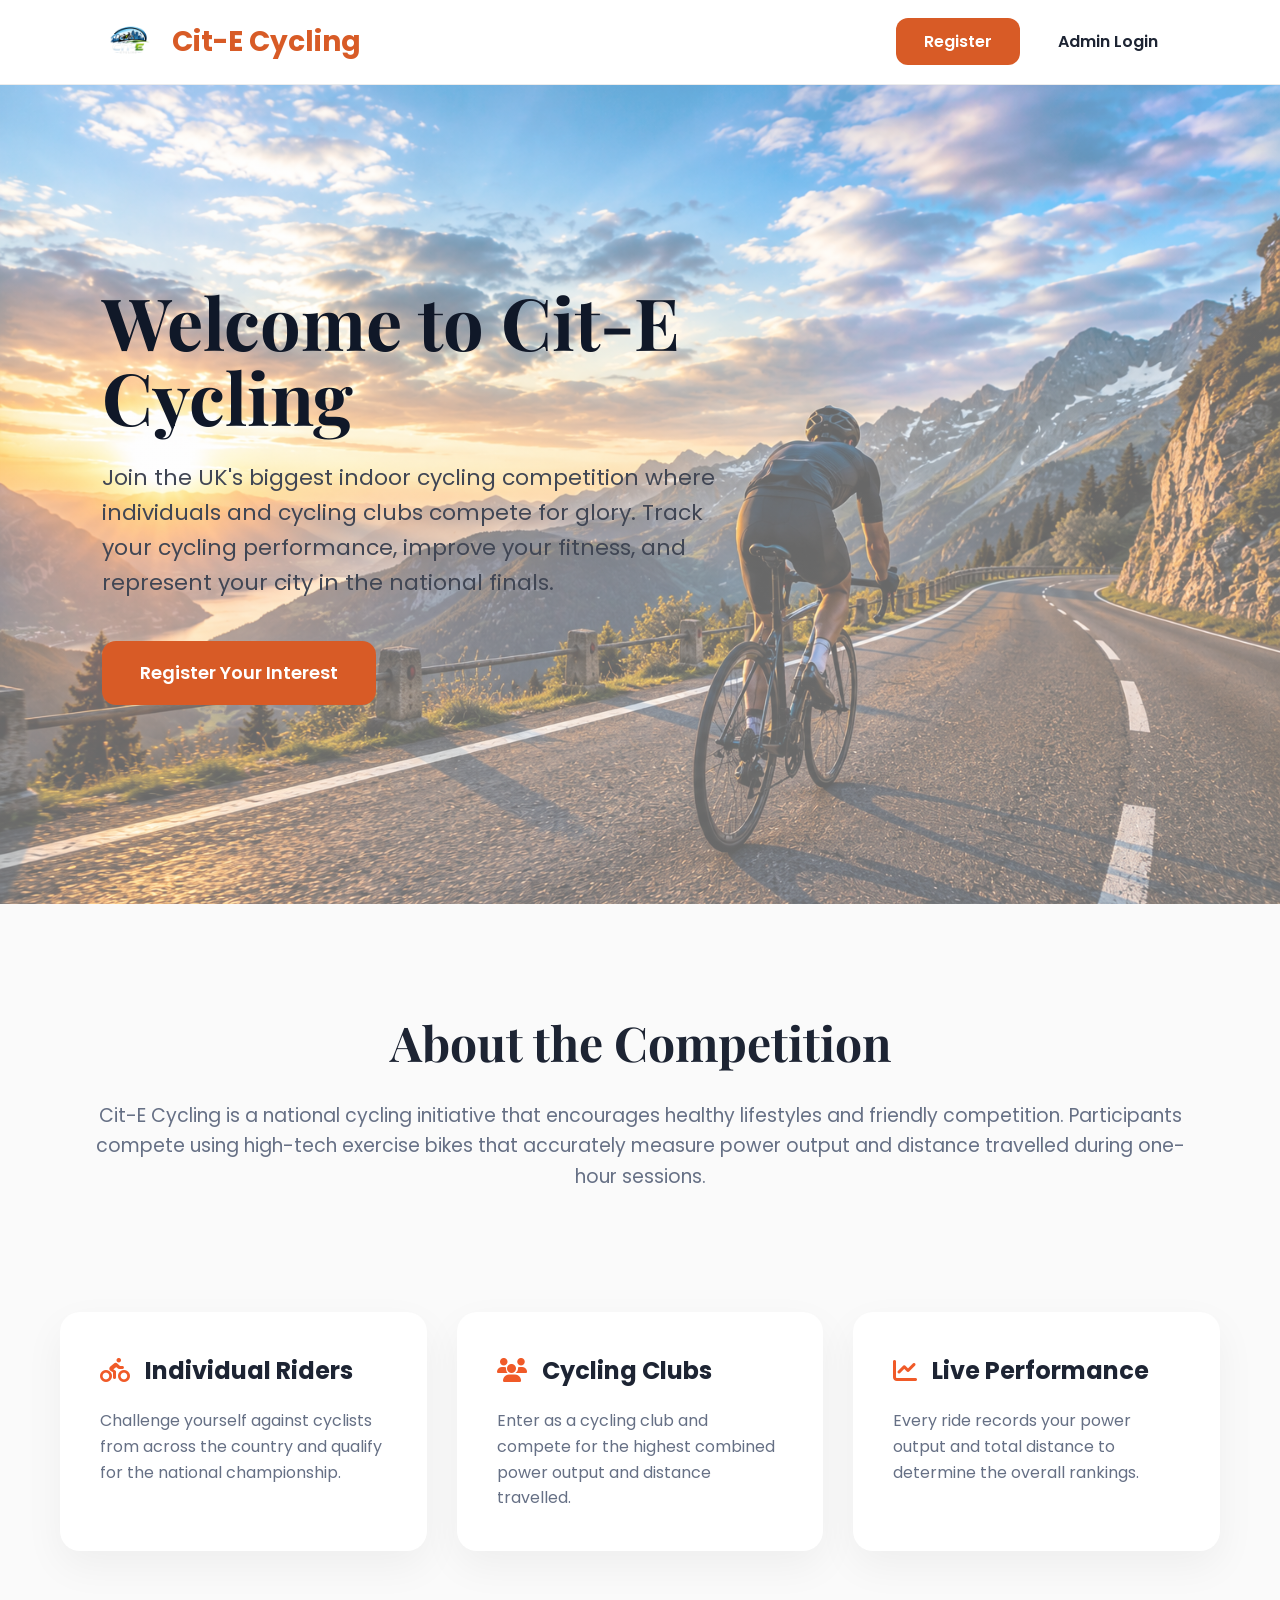
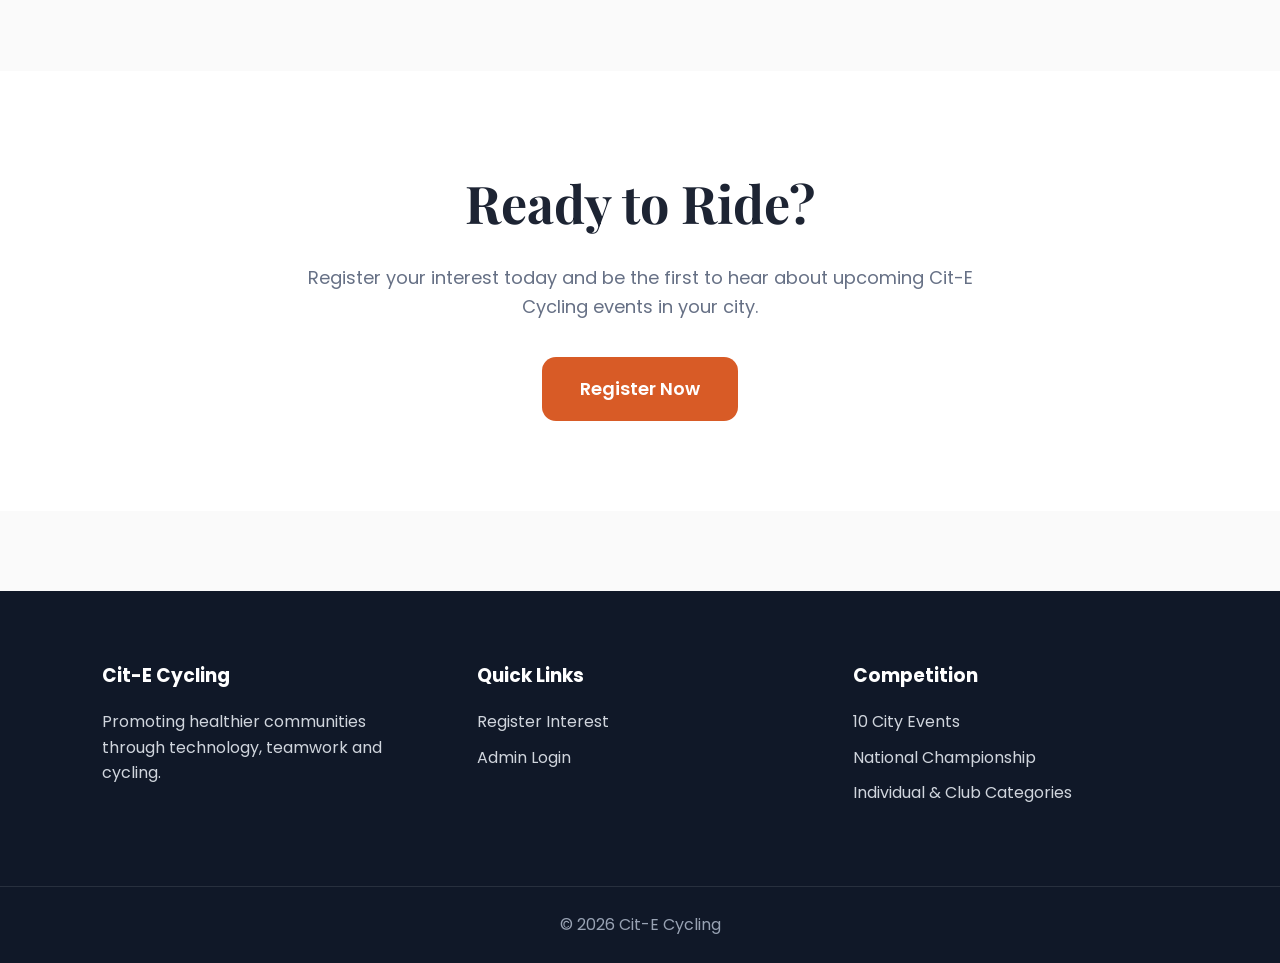
<file: index.html>
<!DOCTYPE html>
<html lang="en">
<head>
    <meta charset="UTF-8">
    <meta name="viewport" content="width=device-width, initial-scale=1.0">
    <title>Cit-E Cycling</title>
    <link rel="icon" type="image/png" href="./resources/logo.png">
    <link rel="stylesheet" href="./css/index.css">
    <link rel="stylesheet" href="https://cdnjs.cloudflare.com/ajax/libs/font-awesome/6.7.2/css/all.min.css">
    <link href="https://fonts.googleapis.com/css2?family=Poppins:wght@300;400;500;600;700&display=swap" rel="stylesheet">
</head>
<body>
    <!-- Navigation bar -->
    <nav class="navbar">
        <div class="logo">
            <img src="./resources/logo.png" alt="Logo">
            <h2>Cit-E Cycling</h2>
        </div>
        <ul class="nav-links">
            <li><a href="register_form.html" class="nav-btn-primary">Register</a></li>
            <li><a href="admin_login.html" class="nav-btn-secondary">Admin Login</a></li>
        </ul>
    </nav>
    <!-- Hero Section -->
    <section class="hero">
        <div class="overlay"></div>
        <div class="hero-content">
            <h1>Welcome to Cit-E Cycling</h1>
            <p>
                Join the UK's biggest indoor cycling competition where individuals
                and cycling clubs compete for glory. Track your cycling performance,
                improve your fitness, and represent your city in the national finals.
            </p>
            <a href="register_form.html" class="hero-btn">
                Register Your Interest
            </a>
        </div>
    </section>
    <!-- About Section -->
    <section class="about">
        <h2>About the Competition</h2>
        <p>
            Cit-E Cycling is a national cycling initiative that encourages healthy
            lifestyles and friendly competition. Participants compete using
            high-tech exercise bikes that accurately measure power output and
            distance travelled during one-hour sessions.
        </p>
    </section>
    <!-- Feature Section -->
    <section class="features">
        <div class="card">
            <h3>
                <i class="fa-solid fa-person-biking"></i>
                Individual Riders
            </h3>
            <p>
                Challenge yourself against cyclists from across the country and
                qualify for the national championship.
            </p>
        </div>
        <div class="card">
            <h3>
                <i class="fa-solid fa-users"></i>
                Cycling Clubs
            </h3>
            <p>
                Enter as a cycling club and compete for the highest combined power
                output and distance travelled.
            </p>
        </div>
        <div class="card">
            <h3>
                <i class="fa-solid fa-chart-line"></i>
                Live Performance
            </h3>
            <p>
                Every ride records your power output and total distance to determine
                the overall rankings.
            </p>
        </div>
    </section>
    <!-- cta section -->
    <section class="cta">
        <h2>Ready to Ride?</h2>
        <p>
            Register your interest today and be the first to hear about upcoming
            Cit-E Cycling events in your city.
        </p>
        <a href="register_form.html" class="hero-btn">
            Register Now
        </a>
    </section>
    <!-- footer section -->
    <footer>
        <div class="footer-container">
            <div>
                <h3>Cit-E Cycling</h3>
                <p>
                    Promoting healthier communities through technology,
                    teamwork and cycling.
                </p>
            </div>
            <div>
                <h3>Quick Links</h3>
                <a href="register_form.html">Register Interest</a>
                <a href="admin_login.html">Admin Login</a>
            </div>
            <div>
                <h3>Competition</h3>
                <p>10 City Events</p>
                <p>National Championship</p>
                <p>Individual & Club Categories</p>
            </div>
        </div>
        <div class="copyright">
            © 2026 Cit-E Cycling
        </div>
    </footer>

</body>
</html>
</file>
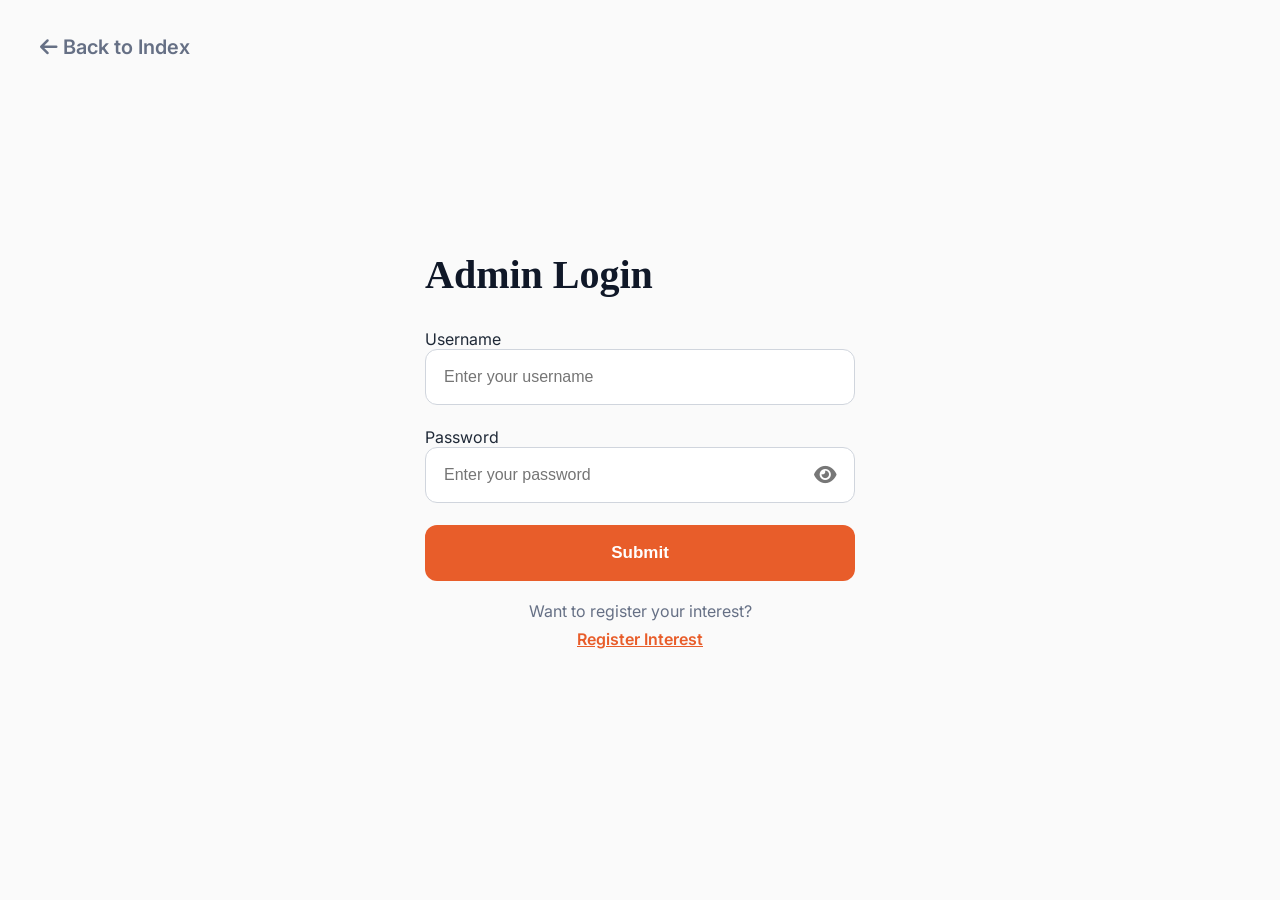
<file: admin_login.html>
<!DOCTYPE html>
<html lang="en">
<head>
    <meta charset="UTF-8">
    <meta name="viewport" content="width=device-width, initial-scale=1.0">
    <meta http-equiv="X-UA-Compatible" content="ie=edge">
    <link rel="icon" size="5x5" type="image/svg+xml" href="./resources/logo.png" />
    <title>Login to the admin area</title>
    <link rel="stylesheet" href="./css/register_form.css">
    <link rel="stylesheet" href="https://cdnjs.cloudflare.com/ajax/libs/font-awesome/6.7.2/css/all.min.css">
    <script src="./javascript/myscript.js" defer></script>
</head>
<body>
    <!-- back to index -->
    <a href="./index.html" class="back-link">
        <i class="fa-solid fa-arrow-left"></i> Back to Index
    </a>  
    <div class="form-container">
        <h1>Admin Login</h1>
        <form action="login.php"  method="POST">
            <div class="form-group">
                <p>Username</p>
                <input type="text" name="username" placeholder="Enter your username"><br>
            </div>
            <div class="form-group">
                <p>Password</p>
                <div class="password-container">
                    <input type="password" name="password" placeholder="Enter your password" id="password">
                    <i class="fa-solid fa-eye toggle-password" id="togglePassword"></i>
                </div>
            </div>
            <input class="submit-btn" type = "Submit">
        </form>
        <div class="register-link">
            <p>Want to register your interest?</p>
            <a href="./register_form.html">Register Interest</a>
        </div>
    </div>
</body>
</html>
</file>
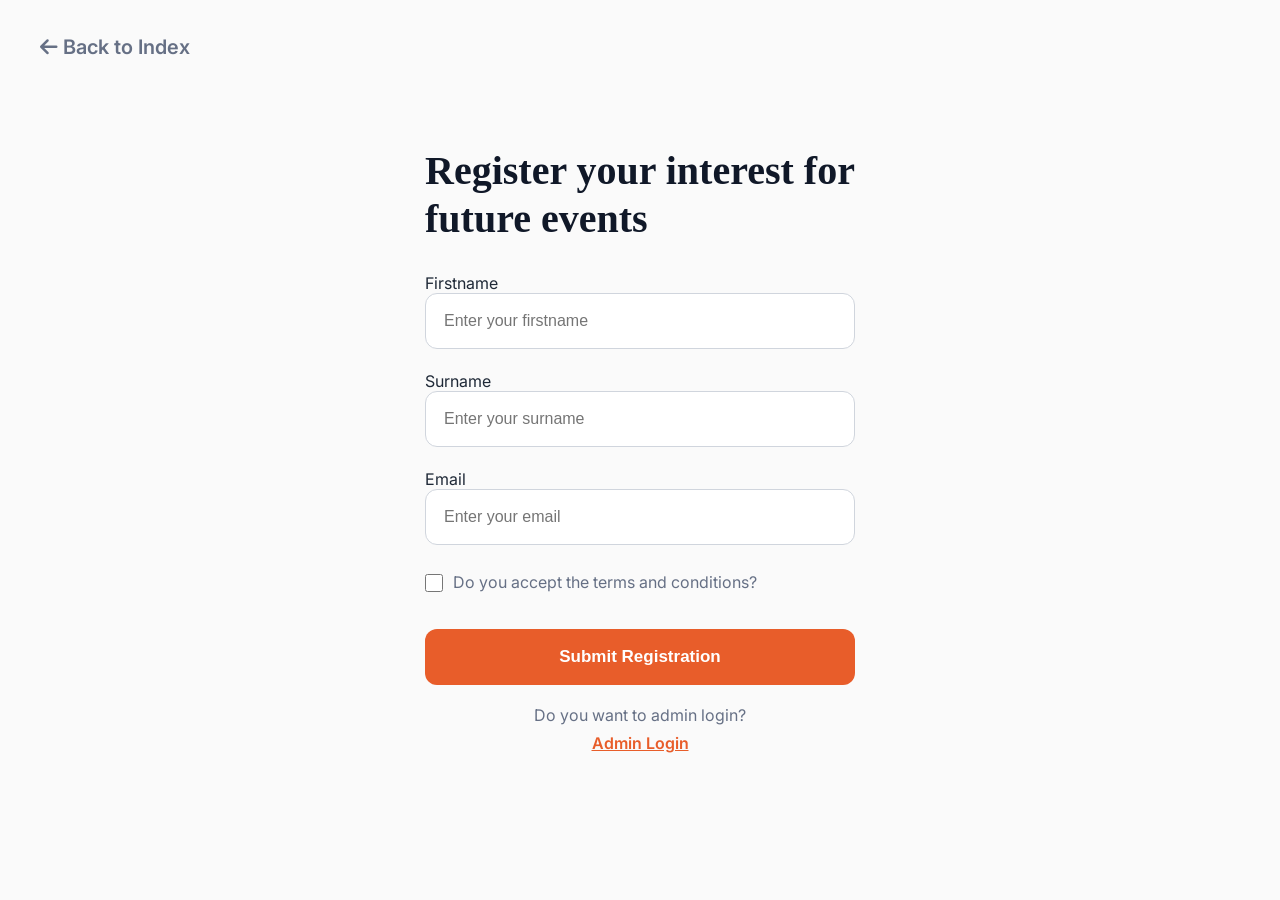
<file: register_form.html>
<!DOCTYPE html>
<html lang="en">
<head>
    <meta charset="UTF-8">
    <meta name="viewport" content="width=device-width, initial-scale=1.0">
    <link rel="icon" size="5x5" type="image/svg+xml" href="./resources/logo.png" />
    <meta http-equiv="X-UA-Compatible" content="ie=edge">
    <title>Register your interest</title>
    <link rel="stylesheet" href="./css/register_form.css">
    <link rel="stylesheet" href="https://cdnjs.cloudflare.com/ajax/libs/font-awesome/6.7.2/css/all.min.css">
</head>
<body>
    <!-- back to index -->
    <a href="./index.html" class="back-link">
        <i class="fa-solid fa-arrow-left"></i>  Back to Index
    </a>    
    <!-- form container -->
    <div class="form-container">
        <h1>Register your interest for future events</h1>
        <form action="register.php" method="POST">
            <div class="form-group">
                <label for="firstname">Firstname</label>
                <input type="text" id="firstname" name="firstname" placeholder="Enter your firstname" required>
            </div>

            <div class="form-group">
                <label for="surname">Surname</label>
                <input type="text" id="surname" name="surname" placeholder="Enter your surname" required>
            </div>

            <div class="form-group">
                <label for="email">Email</label>
                <input type="email" id="email" name="email" placeholder="Enter your email" required>
            </div>

            <div class="checkbox-group">
                <input type="checkbox" id="terms" name="terms" value="yes" required>
                <label for="terms">Do you accept the terms and conditions?</label>
            </div>

            <button type="submit" class="submit-btn">Submit Registration</button>
        </form>
        <div class="register-link">
            <p>Do you want to admin login?</p>
            <a href="./admin_login.html">Admin Login</a>
        </div>
    </div>
    
</body>
</html>
</file>
<file: css/index.css>
@import url('https://fonts.googleapis.com/css2?family=Poppins:wght@300;400;500;600;700&family=Playfair+Display:wght@600;700;800&display=swap');
*{
    margin:0;
    padding:0;
    box-sizing:border-box;
}
html{
    scroll-behavior:smooth;
}
body{
    font-family:'Poppins',sans-serif;
    background:#fafafa;
    color:#1d2433;
    line-height:1.6;
}
.navbar{
    width:100%;
    height:85px;
    background:#fff;
    display:flex;
    justify-content:space-between;
    align-items:center;
    padding:0 8%;
    border-bottom:1px solid #ececec;
    position:sticky;
    top:0;
    z-index:999;
}

.logo{
    display:flex;
    align-items:center;
    gap:15px;
}

.logo img{
    width:55px;
}

.logo h2{
    font-size:28px;
    color:#d85b26;
    font-weight:700;
}

.nav-links{
    display:flex;
    gap:18px;
    list-style:none;
}

.nav-links a{
    text-decoration:none;
}

.nav-btn-primary{
    background:#d85b26;
    color:#fff;
    padding:12px 28px;
    border-radius:12px;
    font-weight:600;
    transition:.3s;
}

.nav-btn-primary:hover{
    background:#b84c1f;
}

.nav-btn-secondary{
    color:#1d2433;
    font-weight:600;
    padding:12px 20px;
}

.nav-btn-secondary:hover{
    color:#d85b26;
}
/* hero */
.hero{
    min-height:91vh;
    display:flex;
    align-items:center;
    padding:0 8%;
    background:
    linear-gradient(rgba(255, 255, 255, 0.396),
    rgba(255, 255, 255, 0.416)),
    url("./../resources/bg.png");
    background-size:cover;
    background-position:center;
}

.hero-content{
    max-width:700px;
}

.hero h1{
    font-family:'Playfair Display',serif;
    font-size:72px;
    line-height:1.05;
    color:#101828;
    margin-bottom:25px;
    font-weight:700;
}

.hero p{
    font-size:22px;
    color:#404654;
    max-width:620px;
    margin-bottom:40px;
}

.hero-btn{
    display:inline-block;
    text-decoration:none;
    background:#d85b26;
    color:#fff;
    padding:18px 38px;
    border-radius:14px;
    font-size:18px;
    font-weight:600;
    transition:.3s;
}

.hero-btn:hover{
    transform:translateY(-3px);
    background:#b84c1f;
    box-shadow:0 15px 30px rgba(216,91,38,.25);
}

/* about*/

.about{
    max-width:1150px;
    margin:100px auto;
    text-align:center;
    padding:0 30px;
}

.about h2{
    font-family:'Playfair Display',serif;
    font-size:48px;
    margin-bottom:20px;
}

.about p{
    color:#667085;
    font-size:19px;
}

/*feature*/

.features{
    max-width:1200px;
    margin:auto;
    display:grid;
    grid-template-columns:repeat(auto-fit,minmax(280px,1fr));
    gap:30px;
    padding:20px;
    margin-bottom:100px;
}

.card{
    background:#fff;
    border-radius:20px;
    padding:40px;
    box-shadow:0 15px 40px rgba(0,0,0,.05);
    transition:.3s;
}

.card:hover{
    transform:translateY(-10px);
}

.card h3{
    font-size:24px;
    margin-bottom:18px;
}

.card p{
    color:#667085;
}

/* cta */

.cta{
    background:#fff;
    padding:90px 20px;
    text-align:center;
    margin-top:40px;
}

.cta h2{
    font-family:'Playfair Display',serif;
    font-size:52px;
    margin-bottom:20px;
}

.cta p{
    max-width:700px;
    margin:auto;
    color:#667085;
    margin-bottom:35px;
    font-size:18px;
}

/* footer */

footer{
    background:#101828;
    color:#fff;
    margin-top:80px;
}

.footer-container{
    display:grid;
    grid-template-columns:repeat(auto-fit,minmax(250px,1fr));
    gap:50px;
    padding:70px 8%;
}

.footer-container h3{
    margin-bottom:18px;
}

.footer-container p,
.footer-container a{
    color:#d0d5dd;
    text-decoration:none;
    display:block;
    margin-bottom:10px;
}

.footer-container a:hover{
    color:#fff;
}

.copyright{
    text-align:center;
    padding:25px;
    border-top:1px solid rgba(255,255,255,.1);
    color:#98a2b3;
}
.features .card h3 i{
    color:#f05a28;
    margin-right:10px;
    font-size:24px;
}
/* Mobile */

@media(max-width:768px){

.hero{
    text-align:center;
}

.hero h1{
    font-size:48px;
}

.hero p{
    font-size:18px;
}

.navbar{
    flex-direction:column;
    height:auto;
    padding:20px;
}

.nav-links{
    margin-top:15px;
}

.about h2,
.cta h2{
    font-size:36px;
}

}
</file>
<file: css/register_form.css>
@import url('https://fonts.googleapis.com/css2?family=Inter:wght@100..900&display=swap');
*{
    margin:0;
    padding:0;
    box-sizing:border-box;
}

/* Body */
body{
    font-family:'Inter',sans-serif;
    background:#fafafa;
    color:#1f2937;
    min-height:100vh;
    display:flex;
    justify-content:center;
    align-items:center;
    position:relative;
    overflow-x:hidden;
    padding:30px;
}
.back-link{
    position:absolute;
    top:35px;
    left:40px;
    text-decoration:none;
    color:#667085;
    font-size:20px;
    font-weight:600;
    transition:.3s;
}

.back-link:hover{
    color:#e85d2a;
}

.form-container{
    width:100%;
    max-width:520px;
    min-height:600px;
    background:#fafafa;
    border-radius: none;
    padding:45px;
    display:flex;
    flex-direction:column;
    justify-content:center;
}

.form-container h1{
    font-family:'Playfair Display',serif;
    font-size:40px;
    line-height:1.2;
    margin-bottom:30px;
    color:#101828;
}

form{
    width:100%;
}

.form-group{
    margin-bottom:22px;
}
.checkbox-group{
    display:flex;
    align-items:flex-start;
    gap:10px;
    margin:25px 0 35px;
}

.checkbox-group input{
    margin-top:4px;
    width:18px;
    height:18px;
}

.checkbox-group label{
    line-height:1.5;
    color:#667085;
}
.form-group input{
    width:100%;
    height:56px;
    padding:0 18px;
    border:1px solid #d0d5dd;
    border-radius:12px;
    font-size:16px;
}
.form-group input:focus{
    outline:none;
    border-color:#e85d2a;
    box-shadow:0 0 0 3px rgba(232,93,42,.2);
}

/* Button */

.submit-btn{
    width:100%;
    height:56px;
    border:none;
    border-radius:12px;
    background:#e85d2a;
    color:#fff;
    font-size:17px;
    font-weight:600;
    cursor:pointer;
    transition:.3s;
}

.submit-btn:hover{
    background:#cf4f21;
    transform:translateY(-2px);
}
/* register link */
.register-link{
    margin-top:20px;
    text-align:center;
}
.register-link p{
    font-size:16px;
    color:#667085;
    margin-bottom:8px;
}
.register-link a{
    color:#e85d2a;
    font-weight:600;
    transition:.3s;
}
.register-link a:hover{
    color:#cf4f21;
}
/* hide password */
.password-container{
    position:relative;
}

.password-container input{
    width:100%;
    padding-right:55px;
}

.toggle-password{
    position:absolute;
    right:18px;
    top:50%;
    transform:translateY(-50%);
    cursor:pointer;
    font-size:20px;
    user-select:none;
    color:#777;
    transition:.3s;
}

.toggle-password:hover{
    color:#e85d2a;
}
/* Mobile */

@media(max-width:600px){

    .back-link{
        top:20px;
        left:20px;
    }

    .form-container{
        max-width:100%;
        min-height:auto;
        padding:30px 25px;
    }

    .form-container h1{
        font-size:32px;
    }

}
</file>
